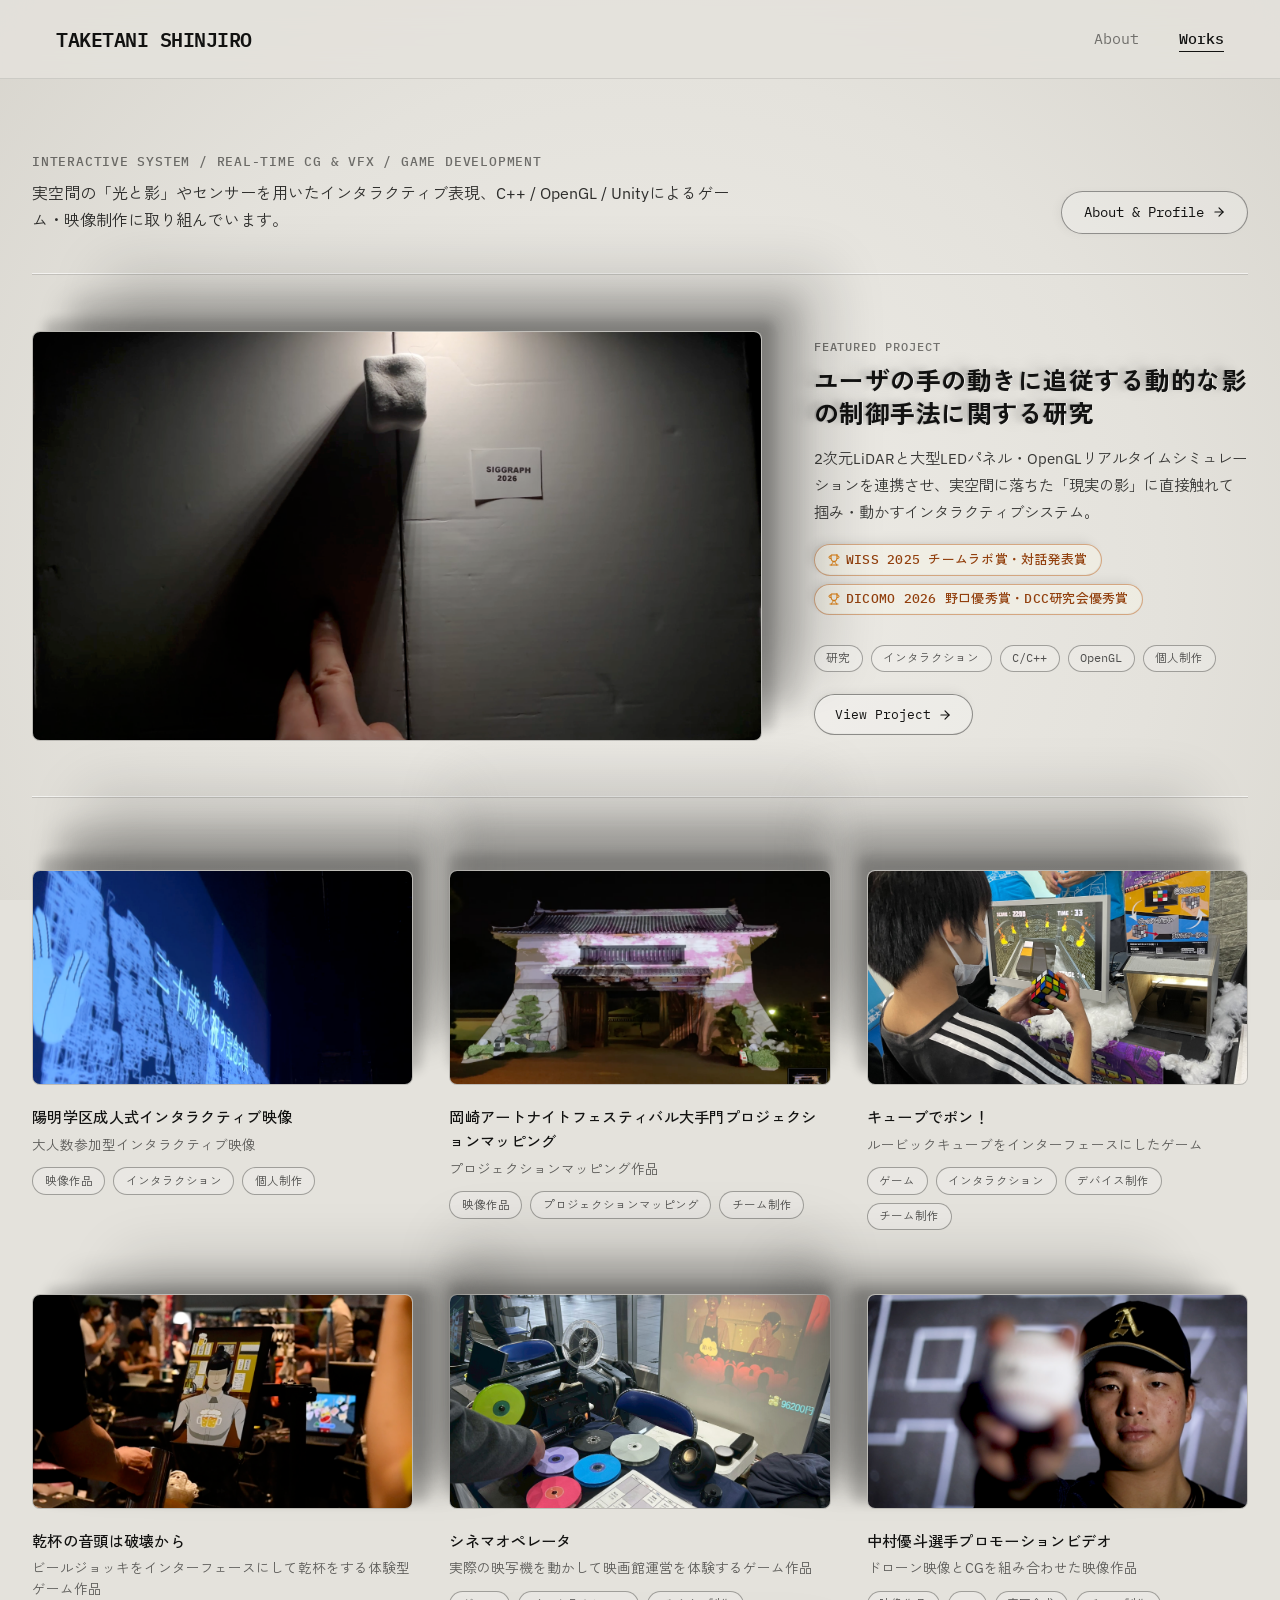
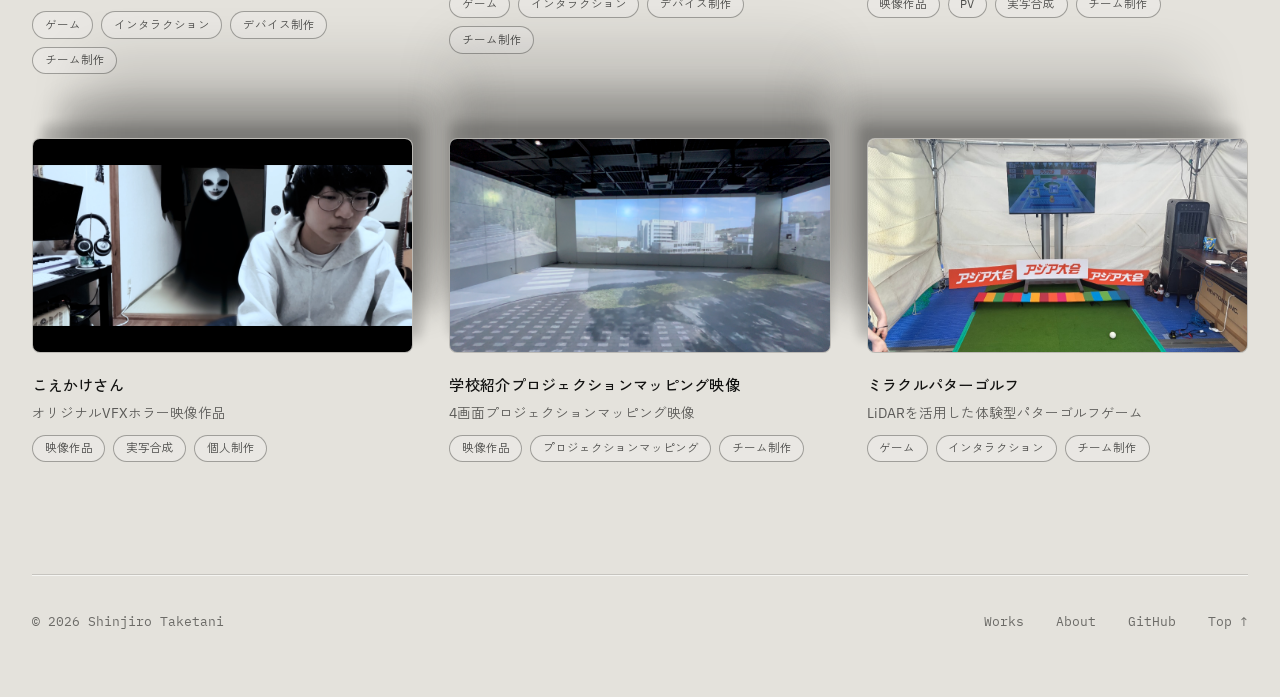
<file: index.html>
<!DOCTYPE html>
<html lang="ja">
<head>
    <meta charset="UTF-8">
    <meta name="viewport" content="width=device-width, initial-scale=1.0">
    <title>Works - Taketani Shinjiro</title>
    <meta name="description" content="Portfolio site of Taketani Shinjiro">
    <link rel="preconnect" href="https://fonts.googleapis.com">
    <link rel="preconnect" href="https://fonts.gstatic.com" crossorigin>
    <link href="https://fonts.googleapis.com/css2?family=IBM+Plex+Mono:wght@400;500&family=IBM+Plex+Sans:wght@300;400;600&family=Zen+Kaku+Gothic+New:wght@400;500;700&display=swap" rel="stylesheet">
    <link rel="stylesheet" href="styles.css?v=3">
</head>
<body>
    <div id="app">
        <div class="container">
            <header class="header">
                <div class="sitename">
                    <a href="index.html">Taketani Shinjiro</a>
                </div>
                <nav>
                    <ul class="nav">
                        <li><a href="about.html">About</a></li>
                        <li><a href="index.html" class="active">Works</a></li>
                    </ul>
                </nav>
            </header>
            
            <main>
                <section class="works-hero">
                    <div class="works-hero-text">
                        <p class="works-hero-role">Interactive System / Real-time CG &amp; VFX / Game Development</p>
                        <p class="works-hero-lead">実空間の「光と影」やセンサーを用いたインタラクティブ表現、C++ / OpenGL / Unityによるゲーム・映像制作に取り組んでいます。</p>
                    </div>
                    <a href="about.html" class="profile-link-btn works-hero-btn">
                        <span>About &amp; Profile</span>
                        <svg width="14" height="14" viewBox="0 0 24 24" fill="none" stroke="currentColor" stroke-width="2" stroke-linecap="round" stroke-linejoin="round" aria-hidden="true">
                            <path d="M5 12h14"/>
                            <path d="m12 5 7 7-7 7"/>
                        </svg>
                    </a>
                </section>

                <ul class="works-grid" id="works-grid">
                    <!-- Portfolio items will be dynamically injected here by app.js -->
                </ul>
            </main>

            <footer class="site-footer">
                <p class="footer-copy">&copy; 2026 Shinjiro Taketani</p>
                <div class="footer-links">
                    <a href="index.html">Works</a>
                    <a href="about.html">About</a>
                    <a href="https://github.com/chiroru-taketani" target="_blank" rel="noopener noreferrer">GitHub</a>
                    <a href="#app">Top &uarr;</a>
                </div>
            </footer>
        </div>
    </div>
    
    <!-- Load data first, then the logic -->
    <script src="data.js?v=4"></script>
    <script src="app.js?v=4"></script>
</body>
</html>
</file>
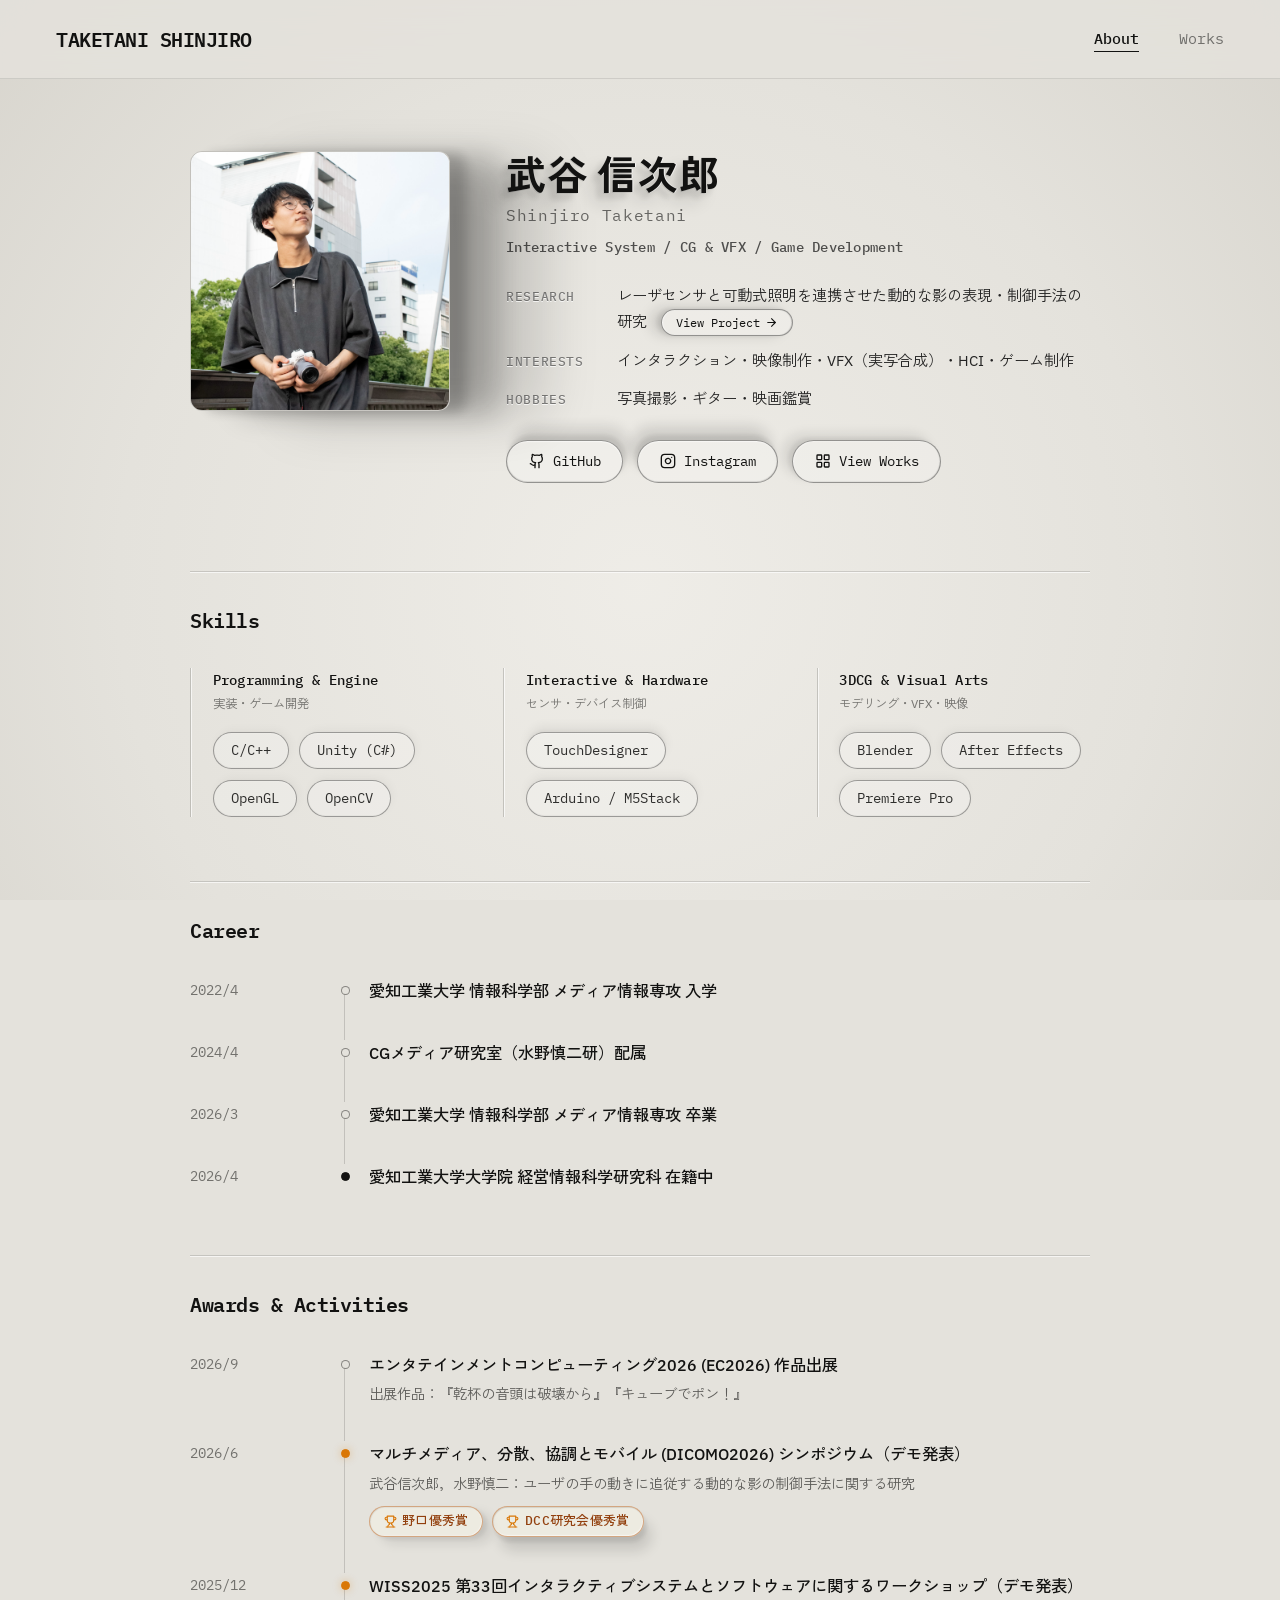
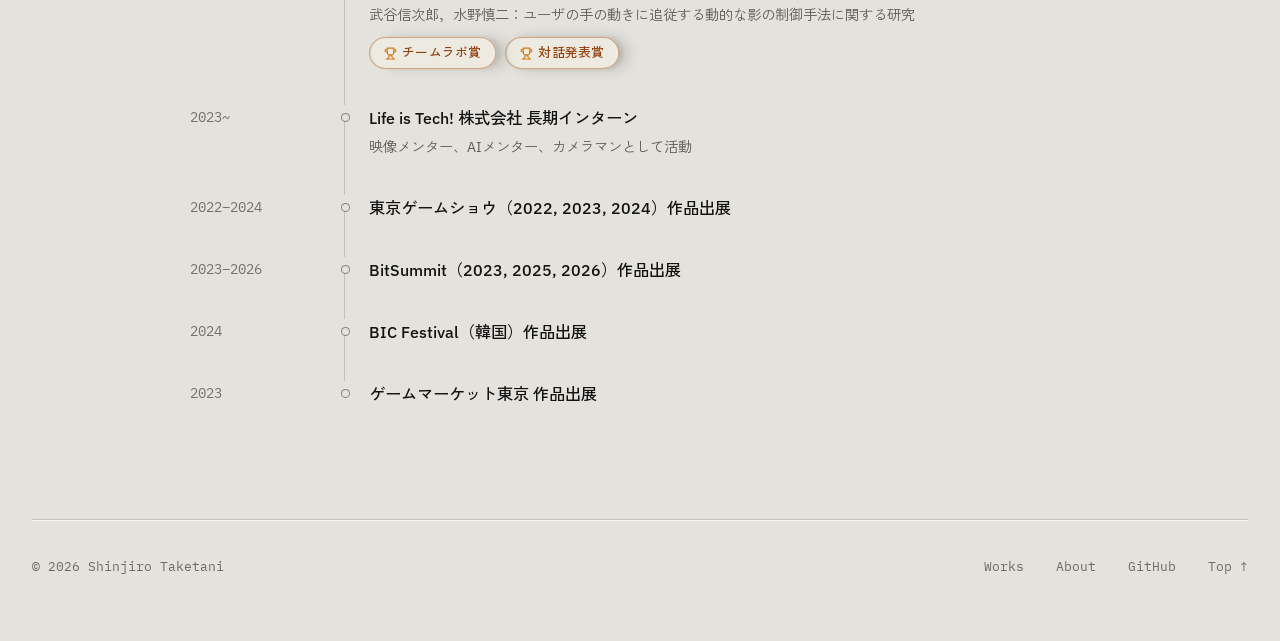
<file: about.html>
<!DOCTYPE html>
<html lang="ja">
<head>
    <meta charset="UTF-8">
    <meta name="viewport" content="width=device-width, initial-scale=1.0">
    <title>About - Taketani Shinjiro</title>
    <meta name="description" content="About Taketani Shinjiro">
    <link rel="preconnect" href="https://fonts.googleapis.com">
    <link rel="preconnect" href="https://fonts.gstatic.com" crossorigin>
    <link href="https://fonts.googleapis.com/css2?family=IBM+Plex+Mono:wght@400;500&family=IBM+Plex+Sans:wght@300;400;600&family=Zen+Kaku+Gothic+New:wght@400;500;700&display=swap" rel="stylesheet">
    <link rel="stylesheet" href="styles.css?v=3">
</head>
<body class="about-page">
    <div id="app">
        <div class="container">
            <header class="header">
                <div class="sitename">
                    <a href="index.html">Taketani Shinjiro</a>
                </div>
                <nav>
                    <ul class="nav">
                        <li><a href="about.html" class="active">About</a></li>
                        <li><a href="index.html">Works</a></li>
                    </ul>
                </nav>
            </header>
            
            <main>
                <div class="about-container">
                    <div class="profile-section">
                        <div class="profile-image">
                            <img src="assets/about/profile.png" alt="武谷 信次郎 Profile Photo" loading="lazy">
                        </div>
                        <div class="profile-info">
                            <div class="profile-header">
                                <h1 class="profile-name">武谷 信次郎</h1>
                                <p class="profile-title">Shinjiro Taketani</p>
                                <p class="profile-role">Interactive System / CG &amp; VFX / Game Development</p>
                            </div>
                            
                            <dl class="profile-meta-list">
                                <div class="profile-meta-item">
                                    <dt>Research</dt>
                                    <dd>
                                        <span>レーザセンサと可動式照明を連携させた動的な影の表現・制御手法の研究</span>
                                        <a href="work.html?id=project-1" class="inline-work-link">
                                            <span>View Project</span>
                                            <svg width="13" height="13" viewBox="0 0 24 24" fill="none" stroke="currentColor" stroke-width="2" stroke-linecap="round" stroke-linejoin="round" aria-hidden="true">
                                                <path d="M5 12h14"/>
                                                <path d="m12 5 7 7-7 7"/>
                                            </svg>
                                        </a>
                                    </dd>
                                </div>
                                <div class="profile-meta-item">
                                    <dt>Interests</dt>
                                    <dd>インタラクション・映像制作・VFX（実写合成）・HCI・ゲーム制作</dd>
                                </div>
                                <div class="profile-meta-item">
                                    <dt>Hobbies</dt>
                                    <dd>写真撮影・ギター・映画鑑賞</dd>
                                </div>
                            </dl>

                            <div class="profile-links">
                                <a href="https://github.com/chiroru-taketani" target="_blank" rel="noopener noreferrer" class="profile-link-btn">
                                    <svg width="16" height="16" viewBox="0 0 24 24" fill="none" stroke="currentColor" stroke-width="2" stroke-linecap="round" stroke-linejoin="round" aria-hidden="true">
                                        <path d="M15 22v-4a4.8 4.8 0 0 0-1-3.5c3 0 6-2 6-5.5.08-1.25-.27-2.48-1-3.5.28-1.15.28-2.35 0-3.5 0 0-1 0-3 1.5-2.64-.5-5.36-.5-8 0C6 2 5 2 5 2c-.3 1.15-.3 2.35 0 3.5A5.403 5.403 0 0 0 4 9c0 3.5 3 5.5 6 5.5-.39.49-.68 1.05-.85 1.65-.17.6-.22 1.23-.15 1.85v4"/>
                                        <path d="M9 18c-4.51 2-5-2-7-2"/>
                                    </svg>
                                    <span>GitHub</span>
                                </a>
                                <a href="https://www.instagram.com/chirorumen.8811/?hl=ja" target="_blank" rel="noopener noreferrer" class="profile-link-btn">
                                    <svg width="16" height="16" viewBox="0 0 24 24" fill="none" stroke="currentColor" stroke-width="2" stroke-linecap="round" stroke-linejoin="round" aria-hidden="true">
                                        <rect width="20" height="20" x="2" y="2" rx="5" ry="5"/>
                                        <path d="M16 11.37A4 4 0 1 1 12.63 8 4 4 0 0 1 16 11.37z"/>
                                        <line x1="17.5" x2="17.51" y1="6.5" y2="6.5"/>
                                    </svg>
                                    <span>Instagram</span>
                                </a>
                                <a href="index.html" class="profile-link-btn">
                                    <svg width="16" height="16" viewBox="0 0 24 24" fill="none" stroke="currentColor" stroke-width="2" stroke-linecap="round" stroke-linejoin="round" aria-hidden="true">
                                        <rect width="7" height="7" x="3" y="3" rx="1"/>
                                        <rect width="7" height="7" x="14" y="3" rx="1"/>
                                        <rect width="7" height="7" x="14" y="14" rx="1"/>
                                        <rect width="7" height="7" x="3" y="14" rx="1"/>
                                    </svg>
                                    <span>View Works</span>
                                </a>
                            </div>
                        </div>
                    </div>
                    
                    <div class="about-details">
                        <div class="detail-block">
                            <h2 class="detail-heading">Skills</h2>
                            <div class="skills-grid">
                                <div class="skill-category">
                                    <div class="skill-category-header">
                                        <h3 class="skill-category-title">Programming &amp; Engine</h3>
                                        <span class="skill-category-sub">実装・ゲーム開発</span>
                                    </div>
                                    <ul class="skill-list">
                                        <li>C/C++</li>
                                        <li>Unity (C#)</li>
                                        <li>OpenGL</li>
                                        <li>OpenCV</li>
                                    </ul>
                                </div>

                                <div class="skill-category">
                                    <div class="skill-category-header">
                                        <h3 class="skill-category-title">Interactive &amp; Hardware</h3>
                                        <span class="skill-category-sub">センサ・デバイス制御</span>
                                    </div>
                                    <ul class="skill-list">
                                        <li>TouchDesigner</li>
                                        <li>Arduino / M5Stack</li>
                                    </ul>
                                </div>

                                <div class="skill-category">
                                    <div class="skill-category-header">
                                        <h3 class="skill-category-title">3DCG &amp; Visual Arts</h3>
                                        <span class="skill-category-sub">モデリング・VFX・映像</span>
                                    </div>
                                    <ul class="skill-list">
                                        <li>Blender</li>
                                        <li>After Effects</li>
                                        <li>Premiere Pro</li>
                                    </ul>
                                </div>
                            </div>
                        </div>
                        
                        <div class="detail-block">
                            <h2 class="detail-heading">Career</h2>
                            <ul class="history-list timeline-list">
                                <li>
                                    <span class="history-year">2022/4</span>
                                    <div class="history-desc">
                                        <p class="history-title">愛知工業大学 情報科学部 メディア情報専攻 入学</p>
                                    </div>
                                </li>
                                <li>
                                    <span class="history-year">2024/4</span>
                                    <div class="history-desc">
                                        <p class="history-title">CGメディア研究室（水野慎二研）配属</p>
                                    </div>
                                </li>
                                <li>
                                    <span class="history-year">2026/3</span>
                                    <div class="history-desc">
                                        <p class="history-title">愛知工業大学 情報科学部 メディア情報専攻 卒業</p>
                                    </div>
                                </li>
                                <li class="is-current">
                                    <span class="history-year">2026/4</span>
                                    <div class="history-desc">
                                        <p class="history-title">愛知工業大学大学院 経営情報科学研究科 在籍中</p>
                                    </div>
                                </li>
                            </ul>
                        </div>
                        
                        <div class="detail-block">
                            <h2 class="detail-heading">Awards &amp; Activities</h2>
                            <ul class="history-list timeline-list">
                                <li>
                                    <span class="history-year">2026/9</span>
                                    <div class="history-desc">
                                        <p class="history-title">エンタテインメントコンピューティング2026 (EC2026) 作品出展</p>
                                        <p class="history-sub">出展作品：『乾杯の音頭は破壊から』『キューブでポン！』</p>
                                    </div>
                                </li>
                                <li class="has-award">
                                    <span class="history-year">2026/6</span>
                                    <div class="history-desc">
                                        <p class="history-title">マルチメディア、分散、協調とモバイル (DICOMO2026) シンポジウム（デモ発表）</p>
                                        <p class="history-sub">武谷信次郎，水野慎二：ユーザの手の動きに追従する動的な影の制御手法に関する研究</p>
                                        <div class="award-badges">
                                            <span class="award-badge">
                                                <svg width="13" height="13" viewBox="0 0 24 24" fill="none" stroke="currentColor" stroke-width="2" stroke-linecap="round" stroke-linejoin="round" aria-hidden="true">
                                                    <path d="M6 9H4.5a2.5 2.5 0 0 1 0-5H6"/>
                                                    <path d="M18 9h1.5a2.5 2.5 0 0 0 0-5H18"/>
                                                    <path d="M4 22h16"/>
                                                    <path d="M10 14.66V17c0 .55-.47.98-.97 1.21C7.85 18.75 7 20.24 7 22"/>
                                                    <path d="M14 14.66V17c0 .55.47.98.97 1.21C16.15 18.75 17 20.24 17 22"/>
                                                    <path d="M18 2H6v7a6 6 0 0 0 12 0V2Z"/>
                                                </svg>
                                                野口優秀賞
                                            </span>
                                            <span class="award-badge">
                                                <svg width="13" height="13" viewBox="0 0 24 24" fill="none" stroke="currentColor" stroke-width="2" stroke-linecap="round" stroke-linejoin="round" aria-hidden="true">
                                                    <path d="M6 9H4.5a2.5 2.5 0 0 1 0-5H6"/>
                                                    <path d="M18 9h1.5a2.5 2.5 0 0 0 0-5H18"/>
                                                    <path d="M4 22h16"/>
                                                    <path d="M10 14.66V17c0 .55-.47.98-.97 1.21C7.85 18.75 7 20.24 7 22"/>
                                                    <path d="M14 14.66V17c0 .55.47.98.97 1.21C16.15 18.75 17 20.24 17 22"/>
                                                    <path d="M18 2H6v7a6 6 0 0 0 12 0V2Z"/>
                                                </svg>
                                                DCC研究会優秀賞
                                            </span>
                                        </div>
                                    </div>
                                </li>
                                <li class="has-award">
                                    <span class="history-year">2025/12</span>
                                    <div class="history-desc">
                                        <p class="history-title">WISS2025 第33回インタラクティブシステムとソフトウェアに関するワークショップ（デモ発表）</p>
                                        <p class="history-sub">武谷信次郎，水野慎二：ユーザの手の動きに追従する動的な影の制御手法に関する研究</p>
                                        <div class="award-badges">
                                            <span class="award-badge">
                                                <svg width="13" height="13" viewBox="0 0 24 24" fill="none" stroke="currentColor" stroke-width="2" stroke-linecap="round" stroke-linejoin="round" aria-hidden="true">
                                                    <path d="M6 9H4.5a2.5 2.5 0 0 1 0-5H6"/>
                                                    <path d="M18 9h1.5a2.5 2.5 0 0 0 0-5H18"/>
                                                    <path d="M4 22h16"/>
                                                    <path d="M10 14.66V17c0 .55-.47.98-.97 1.21C7.85 18.75 7 20.24 7 22"/>
                                                    <path d="M14 14.66V17c0 .55.47.98.97 1.21C16.15 18.75 17 20.24 17 22"/>
                                                    <path d="M18 2H6v7a6 6 0 0 0 12 0V2Z"/>
                                                </svg>
                                                チームラボ賞
                                            </span>
                                            <span class="award-badge">
                                                <svg width="13" height="13" viewBox="0 0 24 24" fill="none" stroke="currentColor" stroke-width="2" stroke-linecap="round" stroke-linejoin="round" aria-hidden="true">
                                                    <path d="M6 9H4.5a2.5 2.5 0 0 1 0-5H6"/>
                                                    <path d="M18 9h1.5a2.5 2.5 0 0 0 0-5H18"/>
                                                    <path d="M4 22h16"/>
                                                    <path d="M10 14.66V17c0 .55-.47.98-.97 1.21C7.85 18.75 7 20.24 7 22"/>
                                                    <path d="M14 14.66V17c0 .55.47.98.97 1.21C16.15 18.75 17 20.24 17 22"/>
                                                    <path d="M18 2H6v7a6 6 0 0 0 12 0V2Z"/>
                                                </svg>
                                                対話発表賞
                                            </span>
                                        </div>
                                    </div>
                                </li>
                                <li>
                                    <span class="history-year">2023~</span>
                                    <div class="history-desc">
                                        <p class="history-title">Life is Tech! 株式会社 長期インターン</p>
                                        <p class="history-sub">映像メンター、AIメンター、カメラマンとして活動</p>
                                    </div>
                                </li>
                                <li>
                                    <span class="history-year">2022–2024</span>
                                    <div class="history-desc">
                                        <p class="history-title">東京ゲームショウ（2022, 2023, 2024）作品出展</p>
                                    </div>
                                </li>
                                <li>
                                    <span class="history-year">2023–2026</span>
                                    <div class="history-desc">
                                        <p class="history-title">BitSummit（2023, 2025, 2026）作品出展</p>
                                    </div>
                                </li>
                                <li>
                                    <span class="history-year">2024</span>
                                    <div class="history-desc">
                                        <p class="history-title">BIC Festival（韓国）作品出展</p>
                                    </div>
                                </li>
                                <li>
                                    <span class="history-year">2023</span>
                                    <div class="history-desc">
                                        <p class="history-title">ゲームマーケット東京 作品出展</p>
                                    </div>
                                </li>
                            </ul>
                        </div>
                    </div>
                </div>
            </main>

            <footer class="site-footer">
                <p class="footer-copy">&copy; 2026 Shinjiro Taketani</p>
                <div class="footer-links">
                    <a href="index.html">Works</a>
                    <a href="about.html">About</a>
                    <a href="https://github.com/chiroru-taketani" target="_blank" rel="noopener noreferrer">GitHub</a>
                    <a href="#app">Top &uarr;</a>
                </div>
            </footer>
        </div>
    </div>
    <script src="app.js?v=4"></script>
</body>
</html>
</file>
<file: styles.css>
/* styles.css */
:root {
    --bg-color: #e4e2dc;
    --text-color: #121211;
    --hover-overlay: rgba(18, 18, 17, 0.07);
    --transition-speed: 0.4s;
    --light-x: 50%;
    --light-y: 30%;
}

* {
    box-sizing: border-box;
    margin: 0;
    padding: 0;
}

body {
    background-color: var(--bg-color);
    background-image: radial-gradient(
        950px circle at var(--light-x) var(--light-y),
        rgba(242, 240, 235, 0.75),
        rgba(228, 226, 220, 0.45) 55%,
        rgba(210, 207, 199, 0.85) 100%
    );
    background-attachment: fixed;
    color: var(--text-color);
    font-family: 'IBM Plex Sans', 'Zen Kaku Gothic New', sans-serif;
    line-height: 1.6;
    overflow-x: clip;
    -webkit-font-smoothing: antialiased;
    -moz-osx-font-smoothing: grayscale;
}

a {
    color: inherit;
    text-decoration: none;
}

.container {
    max-width: 1400px;
    margin: 0 auto;
    padding: 0 2rem 4rem;
}

/* Header */
.header {
    position: sticky;
    top: 0;
    z-index: 100;
    display: flex;
    justify-content: space-between;
    align-items: center;
    width: 100vw;
    margin-left: calc(50% - 50vw);
    padding: 1.45rem max(3.5rem, calc((100vw - 1400px) / 2 + 2.5rem));
    margin-bottom: 4.5rem;
    background-color: rgba(228, 226, 220, 0.85);
    backdrop-filter: blur(14px);
    -webkit-backdrop-filter: blur(14px);
    border-bottom: 1px solid rgba(18, 18, 17, 0.1);
}

.sitename {
    font-family: 'IBM Plex Mono', monospace;
    font-size: 1.25rem;
    font-weight: 600;
    letter-spacing: -0.5px;
    text-transform: uppercase;
}

.sitename a {
    transition: opacity var(--transition-speed);
}

.sitename a:hover {
    opacity: 0.7;
}

.nav {
    display: flex;
    list-style: none;
    gap: 2.5rem;
}

.nav a {
    position: relative;
    font-family: 'IBM Plex Mono', monospace;
    font-size: 0.92rem;
    font-weight: 400;
    padding-bottom: 0.25rem;
    transition: color var(--transition-speed), opacity var(--transition-speed);
    opacity: 0.55;
}

.nav a::after {
    content: '';
    position: absolute;
    left: 0;
    bottom: 0;
    width: 100%;
    height: 1px;
    background-color: var(--text-color);
    transform: scaleX(0);
    transform-origin: right;
    transition: transform 0.35s cubic-bezier(0.16, 1, 0.3, 1);
}

.nav a:hover {
    opacity: 1;
}

.nav a:hover::after,
.nav a.active::after {
    transform: scaleX(1);
    transform-origin: left;
}

.nav a.active {
    font-weight: 500;
    opacity: 1;
}

/* Works Grid */
.works-grid {
    display: grid;
    grid-template-columns: repeat(auto-fill, minmax(380px, 1fr));
    gap: 4rem 2.25rem;
    list-style: none;
}

.work-item {
    opacity: 0;
    transform: translateY(20px);
    animation: fadeInUp 0.8s cubic-bezier(0.16, 1, 0.3, 1) forwards;
}

/* Staggered animation delays for grid items */
.work-item:nth-child(1) { animation-delay: 0.1s; }
.work-item:nth-child(2) { animation-delay: 0.2s; }
.work-item:nth-child(3) { animation-delay: 0.3s; }
.work-item:nth-child(4) { animation-delay: 0.4s; }
.work-item:nth-child(5) { animation-delay: 0.5s; }
.work-item:nth-child(6) { animation-delay: 0.6s; }
.work-item:nth-child(7) { animation-delay: 0.7s; }
.work-item:nth-child(8) { animation-delay: 0.8s; }
.work-item:nth-child(9) { animation-delay: 0.9s; }

@keyframes fadeInUp {
    to {
        opacity: 1;
        transform: translateY(0);
    }
}

.work-item a {
    display: block;
    cursor: pointer;
}

.thumbnail-wrapper {
    position: relative;
    overflow: hidden;
    border-radius: 8px;
    aspect-ratio: 16 / 9;
    background-color: var(--hover-overlay); /* placeholder color */
    margin-bottom: 1.25rem;
    border: 1px solid rgba(20, 20, 19, 0.12);
    box-shadow: 0 10px 28px rgba(15, 15, 15, 0.18);
    will-change: box-shadow;
}

.work-item:hover .thumbnail-wrapper {
    border-color: rgba(20, 20, 19, 0.22);
}

.thumbnail-wrapper img {
    width: 100%;
    height: 100%;
    object-fit: cover;
    transition: transform 0.8s cubic-bezier(0.25, 1, 0.5, 1);
    display: block;
}

.work-item:hover .thumbnail-wrapper img {
    transform: scale(1.03);
}

/* Micro-interaction overlay */
.thumbnail-wrapper::after {
    content: '';
    position: absolute;
    top: 0;
    left: 0;
    right: 0;
    bottom: 0;
    background: var(--hover-overlay);
    opacity: 0;
    transition: opacity var(--transition-speed);
    pointer-events: none;
}

.work-item:hover .thumbnail-wrapper::after {
    opacity: 1;
}

.work-title {
    font-size: 0.95rem;
    font-weight: 500;
    letter-spacing: 0.02em;
    color: var(--text-color);
    transition: color var(--transition-speed), opacity var(--transition-speed);
}

.work-short-desc {
    font-size: 0.85rem;
    opacity: 0.65;
    margin-top: 0.35rem;
    line-height: 1.5;
    transition: opacity var(--transition-speed);
}

.work-item:hover .work-title,
.work-item:hover .work-short-desc {
    opacity: 0.9;
}

/* --- Works Hero Intro --- */
.works-hero {
    display: flex;
    justify-content: space-between;
    align-items: flex-end;
    gap: 2rem;
    padding-bottom: 2.5rem;
    margin-bottom: 3.5rem;
    border-bottom: 1px solid rgba(20, 20, 19, 0.14);
    box-shadow: inset 0 -1px 0 rgba(255, 255, 255, 0.65);
}

.works-hero-text {
    max-width: 720px;
}

.works-hero-role {
    font-family: 'IBM Plex Mono', monospace;
    font-size: 0.82rem;
    font-weight: 500;
    letter-spacing: 0.06em;
    text-transform: uppercase;
    color: rgba(20, 20, 19, 0.58);
    margin-bottom: 0.45rem;
}

.works-hero-lead {
    font-size: 1rem;
    line-height: 1.7;
    color: rgba(20, 20, 19, 0.88);
}

.works-hero-btn {
    flex-shrink: 0;
}

.work-item.work-item-featured {
    grid-column: 1 / -1;
    padding-bottom: 3.5rem;
    margin-bottom: 0.5rem;
    border-bottom: 1px solid rgba(20, 20, 19, 0.14);
    box-shadow: inset 0 -1px 0 rgba(255, 255, 255, 0.65);
}

.work-item.work-item-featured a {
    display: flex;
    flex-direction: row;
    gap: 3.25rem;
    align-items: center;
}

.work-item.work-item-featured .thumbnail-wrapper {
    flex: 0 0 60%;
    margin-bottom: 0;
}

.work-item.work-item-featured .work-info {
    flex: 1;
    display: flex;
    flex-direction: column;
    justify-content: center;
}

.featured-label {
    font-family: 'IBM Plex Mono', monospace;
    font-size: 0.75rem;
    font-weight: 500;
    letter-spacing: 0.08em;
    text-transform: uppercase;
    color: rgba(20, 20, 19, 0.55);
    margin-bottom: 0.5rem;
}

.work-item.work-item-featured .work-title {
    font-size: 1.55rem;
    font-weight: 700;
    line-height: 1.35;
    margin-bottom: 0.85rem;
}

.work-item.work-item-featured .work-short-desc {
    font-size: 0.96rem;
    line-height: 1.75;
    opacity: 0.82;
    margin-top: 0;
    margin-bottom: 1.15rem;
}

.featured-awards {
    display: flex;
    flex-wrap: wrap;
    gap: 0.5rem;
    margin-bottom: 1.1rem;
}

.featured-cta-wrap {
    margin-top: 1.35rem;
}

.featured-cta-btn {
    display: inline-flex;
    align-items: center;
    gap: 0.45rem;
    font-family: 'IBM Plex Mono', monospace;
    font-size: 0.84rem;
    padding: 0.55rem 1.25rem;
    border-radius: 30px;
    background-color: rgba(255, 255, 255, 0.24);
    border: 1px solid rgba(20, 20, 19, 0.45);
    color: var(--text-color);
    transition: background-color 0.3s cubic-bezier(0.16, 1, 0.3, 1),
                color 0.3s cubic-bezier(0.16, 1, 0.3, 1),
                border-color 0.3s cubic-bezier(0.16, 1, 0.3, 1),
                transform 0.25s cubic-bezier(0.16, 1, 0.3, 1);
    will-change: box-shadow, transform;
}

.featured-cta-btn svg {
    transition: transform 0.3s cubic-bezier(0.16, 1, 0.3, 1);
}

.work-item.work-item-featured:hover .featured-cta-btn {
    background-color: var(--text-color);
    border-color: var(--text-color);
    color: var(--bg-color);
    transform: translateY(-2px);
}

.work-item.work-item-featured:hover .featured-cta-btn svg {
    transform: translateX(3px);
}

/* Responsive adjustments */
@media (max-width: 1024px) {
    .works-grid {
        grid-template-columns: repeat(auto-fill, minmax(300px, 1fr));
        gap: 3rem 1.5rem;
    }

    .work-item.work-item-featured a {
        flex-direction: column;
        align-items: flex-start;
        gap: 1.75rem;
    }

    .work-item.work-item-featured .thumbnail-wrapper {
        flex: none;
        width: 100%;
    }
}

@media (max-width: 768px) {
    .container {
        padding: 0 1.25rem 3rem;
    }
    
    .header {
        flex-direction: row;
        justify-content: space-between;
        align-items: center;
        padding: 1.15rem 1.5rem;
        margin-bottom: 2.5rem;
    }

    .sitename {
        font-size: 1.05rem;
    }

    .nav {
        gap: 1.5rem;
    }

    .works-hero {
        flex-direction: column;
        align-items: flex-start;
        gap: 1.25rem;
        padding-bottom: 2rem;
        margin-bottom: 2.5rem;
    }
    
    .works-grid {
        grid-template-columns: repeat(auto-fill, minmax(280px, 1fr));
        gap: 2.5rem 1rem;
    }
}

/* --- Work Detail Page --- */
.work-detail {
    max-width: 980px;
    margin: 0 auto;
    animation: fadeInUp 0.8s cubic-bezier(0.16, 1, 0.3, 1) forwards;
}

.detail-header {
    margin-bottom: 2.5rem;
    text-align: left;
}

.detail-meta {
    font-family: 'IBM Plex Mono', monospace;
    font-size: 0.88rem;
    color: rgba(20, 20, 19, 0.58);
    display: flex;
    justify-content: flex-start;
    gap: 0.5rem;
    margin-bottom: 0.65rem;
    letter-spacing: 0.03em;
}

.detail-title {
    font-size: 2.35rem;
    font-weight: 700;
    line-height: 1.3;
    margin-bottom: 1.1rem;
    letter-spacing: -0.01em;
}

.detail-key-visual {
    width: 100%;
    aspect-ratio: 16 / 9;
    margin-bottom: 3.5rem;
    border-radius: 12px;
}

.detail-content {
    display: block;
    max-width: 980px;
    margin: 0 auto;
    font-size: 1.05rem;
    line-height: 1.85;
    text-align: justify;
    color: rgba(20, 20, 19, 0.92);
}

.detail-summary-section {
    margin-bottom: 4rem;
}

.detail-summary-grid {
    display: grid;
    grid-template-columns: 1.45fr 1fr;
    gap: 3rem;
    align-items: start;
    margin-bottom: 2.5rem;
    padding-bottom: 2.5rem;
    border-bottom: 1px solid rgba(20, 20, 19, 0.14);
    box-shadow: inset 0 -1px 0 rgba(255, 255, 255, 0.65);
}

.summary-catchphrase {
    font-size: 1.2rem;
    font-weight: 600;
    line-height: 1.5;
    margin-bottom: 1rem;
}

.summary-specs {
    display: flex;
    flex-direction: column;
    gap: 2rem;
    border-left: 1px solid rgba(20, 20, 19, 0.18);
    box-shadow: inset 1px 0 0 rgba(255, 255, 255, 0.65);
    padding-left: 2rem;
}

.spec-block .spec-heading {
    font-family: 'IBM Plex Mono', monospace;
    font-size: 0.88rem;
    font-weight: 600;
    text-transform: uppercase;
    letter-spacing: 0.04em;
    color: rgba(20, 20, 19, 0.62);
    border-bottom: none;
    padding-bottom: 0;
    margin-bottom: 0.85rem;
}

.spec-list {
    display: flex;
    flex-direction: column;
    gap: 0.7rem;
}

.spec-item dt {
    font-family: 'IBM Plex Mono', monospace;
    font-size: 0.78rem;
    color: rgba(20, 20, 19, 0.55);
    margin-bottom: 0.1rem;
}

.spec-item dd {
    font-size: 0.94rem;
    font-weight: 500;
    line-height: 1.5;
    color: var(--text-color);
}

.spec-achievements {
    margin-bottom: 0 !important;
}

.spec-achievements li {
    font-size: 0.92rem;
    line-height: 1.55 !important;
    margin-bottom: 0.55rem !important;
}

.detail-image-inline {
    width: 100%;
    margin: 3.5rem 0;
    border-radius: 8px;
    overflow: hidden;
    box-shadow: 0 4px 30px rgba(0,0,0,0.1);
}

.detail-image-inline img {
    width: 100%;
    height: auto;
    display: block;
}

.back-link {
    margin-top: 6rem;
    text-align: center;
}

.back-link a {
    font-family: 'IBM Plex Mono', monospace;
    font-size: 1rem;
    padding: 0.85rem 2rem;
    background-color: rgba(255, 255, 255, 0.22);
    border: 1px solid rgba(20, 20, 19, 0.45);
    border-radius: 30px;
    transition: all var(--transition-speed);
}

.back-link a:hover {
    background-color: var(--text-color);
    color: var(--bg-color);
}

@media (max-width: 768px) {
    .detail-title {
        font-size: 1.75rem;
    }
    .detail-header {
        margin-bottom: 1.75rem;
    }
    .detail-key-visual {
        margin-bottom: 2.5rem;
    }
    .detail-summary-grid {
        grid-template-columns: 1fr;
        gap: 2rem;
    }
    .summary-specs {
        border-left: none;
        box-shadow: inset 0 1px 0 rgba(255, 255, 255, 0.65);
        border-top: 1px solid rgba(20, 20, 19, 0.14);
        padding-left: 0;
        padding-top: 1.75rem;
    }
}

/* --- About Page --- */
.about-container {
    max-width: 900px;
    margin: 0 auto;
    animation: fadeInUp 0.8s cubic-bezier(0.16, 1, 0.3, 1) forwards;
}

.profile-section {
    display: flex;
    gap: 3.5rem;
    margin-bottom: 5.5rem;
    align-items: flex-start;
}

.profile-image {
    flex: 0 0 260px;
    border-radius: 12px;
    overflow: hidden;
    border: 1px solid rgba(20, 20, 19, 0.14);
    box-shadow: 0 14px 36px rgba(15, 15, 15, 0.22);
    will-change: box-shadow;
}

.profile-image img {
    width: 100%;
    height: auto;
    display: block;
    aspect-ratio: 1 / 1;
    object-fit: cover;
}

.profile-info {
    flex: 1;
    min-width: 0;
}

.profile-header {
    margin-bottom: 1.5rem;
}

.profile-name {
    font-size: 2.5rem;
    font-weight: 700;
    margin-bottom: 0.25rem;
    letter-spacing: 0.02em;
    line-height: 1.2;
    will-change: text-shadow;
}

.profile-title {
    font-family: 'IBM Plex Mono', monospace;
    font-size: 1rem;
    opacity: 0.6;
    margin-bottom: 0.5rem;
    letter-spacing: 0.04em;
}

.profile-role {
    font-family: 'IBM Plex Mono', monospace;
    font-size: 0.85rem;
    font-weight: 500;
    color: rgba(20, 20, 19, 0.72);
    letter-spacing: 0.02em;
}

.profile-meta-list {
    display: flex;
    flex-direction: column;
    gap: 0.75rem;
    margin-bottom: 1.75rem;
}

.profile-meta-item {
    display: grid;
    grid-template-columns: 95px 1fr;
    gap: 1rem;
    align-items: baseline;
    font-size: 0.95rem;
    line-height: 1.7;
}

.profile-meta-item dt {
    font-family: 'IBM Plex Mono', monospace;
    font-size: 0.8rem;
    font-weight: 500;
    text-transform: uppercase;
    letter-spacing: 0.05em;
    color: rgba(20, 20, 19, 0.52);
    text-shadow: 0 1px 0 rgba(255, 255, 255, 0.7);
}

.profile-meta-item dd {
    color: rgba(20, 20, 19, 0.92);
}

.inline-work-link {
    display: inline-flex;
    align-items: center;
    gap: 0.35rem;
    font-family: 'IBM Plex Mono', monospace;
    font-size: 0.78rem;
    line-height: 1;
    margin-left: 0.6rem;
    padding: 0.38rem 0.85rem;
    border-radius: 30px;
    background-color: rgba(255, 255, 255, 0.22);
    border: 1px solid rgba(20, 20, 19, 0.42);
    color: var(--text-color);
    transition: background-color 0.3s cubic-bezier(0.16, 1, 0.3, 1),
                color 0.3s cubic-bezier(0.16, 1, 0.3, 1),
                border-color 0.3s cubic-bezier(0.16, 1, 0.3, 1),
                transform 0.25s cubic-bezier(0.16, 1, 0.3, 1);
    white-space: nowrap;
    vertical-align: middle;
    will-change: box-shadow, transform;
}

.inline-work-link svg {
    transition: transform 0.3s cubic-bezier(0.16, 1, 0.3, 1);
}

.inline-work-link:hover {
    background-color: var(--text-color);
    border-color: var(--text-color);
    color: var(--bg-color);
    transform: translateY(-2px);
}

.inline-work-link:hover svg {
    transform: translateX(3px);
}

.profile-links {
    display: flex;
    flex-wrap: wrap;
    gap: 0.85rem;
}

.profile-link-btn {
    display: inline-flex;
    align-items: center;
    gap: 0.5rem;
    font-family: 'IBM Plex Mono', monospace;
    font-size: 0.85rem;
    padding: 0.6rem 1.35rem;
    border-radius: 30px;
    background-color: rgba(255, 255, 255, 0.22);
    border: 1px solid rgba(20, 20, 19, 0.42);
    color: var(--text-color);
    cursor: pointer;
    transition: background-color 0.3s cubic-bezier(0.16, 1, 0.3, 1),
                color 0.3s cubic-bezier(0.16, 1, 0.3, 1),
                border-color 0.3s cubic-bezier(0.16, 1, 0.3, 1),
                transform 0.25s cubic-bezier(0.16, 1, 0.3, 1);
    will-change: box-shadow, transform;
}

.profile-link-btn:hover {
    background-color: var(--text-color);
    border-color: var(--text-color);
    color: var(--bg-color);
    transform: translateY(-2px);
}

.profile-link-btn:active {
    transform: scale(0.98);
}

.about-details {
    display: grid;
    grid-template-columns: 1fr;
    gap: 4rem;
}

.detail-block {
    border-top: 1px solid rgba(20, 20, 19, 0.14);
    box-shadow: inset 0 1px 0 rgba(255, 255, 255, 0.65);
    padding-top: 2rem;
}

.detail-heading {
    font-family: 'IBM Plex Mono', monospace;
    font-size: 1.25rem;
    font-weight: 600;
    margin-bottom: 2rem;
    letter-spacing: -0.5px;
    will-change: text-shadow;
}

.skills-grid {
    display: grid;
    grid-template-columns: repeat(3, 1fr);
    gap: 2.5rem;
}

.skill-category {
    display: flex;
    flex-direction: column;
    gap: 1.15rem;
    border-left: 1px solid rgba(20, 20, 19, 0.18);
    box-shadow: inset 1px 0 0 rgba(255, 255, 255, 0.65);
    padding-left: 1.35rem;
}

.skill-category-header {
    display: flex;
    flex-direction: column;
    gap: 0.2rem;
}

.skill-category-title {
    font-family: 'IBM Plex Mono', monospace;
    font-size: 0.9rem;
    font-weight: 500;
    color: var(--text-color);
    letter-spacing: 0.02em;
    will-change: text-shadow;
}

.skill-category-sub {
    font-size: 0.78rem;
    color: rgba(20, 20, 19, 0.55);
}

.skill-list {
    display: flex;
    flex-wrap: wrap;
    gap: 0.65rem;
    list-style: none;
}

.skill-list li {
    font-family: 'IBM Plex Mono', monospace;
    padding: 0.42rem 1.05rem;
    background-color: rgba(255, 255, 255, 0.22);
    border: 1px solid rgba(20, 20, 19, 0.38);
    border-radius: 30px;
    font-size: 0.85rem;
    color: rgba(20, 20, 19, 0.88);
    transition: border-color 0.25s ease, color 0.25s ease, background-color 0.25s ease, transform 0.25s ease;
    will-change: box-shadow, transform;
}

.skill-list li:hover {
    border-color: var(--text-color);
    background-color: var(--text-color);
    color: var(--bg-color);
    transform: translateY(-2px);
}

.history-list {
    list-style: none;
    display: flex;
    flex-direction: column;
}

.timeline-list li {
    display: flex;
    gap: 2.25rem;
    align-items: flex-start;
    position: relative;
    padding-bottom: 2.25rem;
}

.timeline-list li:last-child {
    padding-bottom: 0;
}

.history-year {
    font-family: 'IBM Plex Mono', monospace;
    flex: 0 0 115px;
    font-size: 0.9rem;
    line-height: 1.65;
    color: rgba(20, 20, 19, 0.55);
}

.timeline-list .history-desc {
    flex: 1;
    position: relative;
    padding-left: 1.75rem;
}

/* タイムラインの縦ライン */
.timeline-list li:not(:last-child) .history-desc::after {
    content: '';
    position: absolute;
    left: 3px;
    top: 0.85rem;
    bottom: -2.25rem;
    width: 1px;
    background-color: rgba(20, 20, 19, 0.16);
}

/* タイムラインのドット（ノード） */
.timeline-list .history-desc::before {
    content: '';
    position: absolute;
    left: 0;
    top: 0.5rem;
    width: 7px;
    height: 7px;
    border-radius: 50%;
    background-color: var(--bg-color);
    border: 1.5px solid rgba(20, 20, 19, 0.45);
    z-index: 1;
    transition: border-color 0.25s ease, background-color 0.25s ease;
}

.timeline-list li.is-current .history-desc::before {
    background-color: var(--text-color);
    border-color: var(--text-color);
}

.timeline-list li.has-award .history-desc::before {
    background-color: #d97706;
    border-color: #d97706;
    box-shadow: 0 0 8px rgba(217, 119, 6, 0.35);
}

.history-title {
    font-size: 1.02rem;
    font-weight: 500;
    line-height: 1.6;
    color: var(--text-color);
}

.history-sub {
    font-size: 0.9rem;
    line-height: 1.65;
    color: rgba(20, 20, 19, 0.65);
    margin-top: 0.25rem;
}

.award-badges {
    display: flex;
    flex-wrap: wrap;
    gap: 0.55rem;
    margin-top: 0.65rem;
}

.award-badge {
    display: inline-flex;
    align-items: center;
    gap: 0.35rem;
    font-family: 'IBM Plex Mono', 'Zen Kaku Gothic New', sans-serif;
    font-size: 0.8rem;
    font-weight: 500;
    padding: 0.28rem 0.85rem;
    border-radius: 30px;
    border: 1px solid rgba(180, 83, 9, 0.45);
    color: #92400e;
    background-color: rgba(255, 251, 235, 0.35);
    letter-spacing: 0.02em;
    will-change: box-shadow;
}

.award-badge svg {
    color: #d97706;
    flex-shrink: 0;
}

@media (max-width: 768px) {
    .profile-section {
        flex-direction: column;
        gap: 2rem;
        align-items: center;
        text-align: center;
    }
    
    .profile-image {
        flex: 0 0 200px;
        width: 200px;
        margin: 0 auto;
    }

    .profile-meta-list {
        text-align: left;
        width: 100%;
    }

    .profile-meta-item {
        grid-template-columns: 1fr;
        gap: 0.2rem;
    }

    .profile-links {
        justify-content: center;
    }

    .skills-grid {
        grid-template-columns: 1fr;
        gap: 2rem;
    }
    
    .timeline-list li {
        flex-direction: column;
        gap: 0.3rem;
        padding-left: 1.5rem;
        padding-bottom: 1.75rem;
    }

    .timeline-list li:not(:last-child)::after {
        content: '';
        position: absolute;
        left: 3px;
        top: 0.65rem;
        bottom: -0.65rem;
        width: 1px;
        background-color: rgba(20, 20, 19, 0.16);
    }

    .timeline-list li::before {
        content: '';
        position: absolute;
        left: 0;
        top: 0.45rem;
        width: 7px;
        height: 7px;
        border-radius: 50%;
        background-color: var(--bg-color);
        border: 1.5px solid rgba(20, 20, 19, 0.45);
        z-index: 1;
    }

    .timeline-list li.is-current::before {
        background-color: var(--text-color);
        border-color: var(--text-color);
    }

    .timeline-list li.has-award::before {
        background-color: #d97706;
        border-color: #d97706;
        box-shadow: 0 0 8px rgba(217, 119, 6, 0.35);
    }

    .timeline-list .history-desc {
        padding-left: 0;
    }

    .timeline-list .history-desc::before,
    .timeline-list li:not(:last-child) .history-desc::after {
        display: none;
    }
    
    .history-year {
        flex: auto;
        font-size: 0.82rem;
    }
}

/* --- Work Detail Sections --- */
.work-section {
    margin-bottom: 3.5rem;
}

.work-section h2 {
    font-size: 1.3rem;
    font-weight: 600;
    margin-bottom: 1.5rem;
    padding-bottom: 0.5rem;
    border-bottom: 1px solid rgba(20, 20, 19, 0.12);
    letter-spacing: -0.5px;
    color: var(--text-color);
}

.work-section h3 {
    font-size: 1.15rem;
    font-weight: 600;
    margin-bottom: 1rem;
    color: var(--text-color);
    line-height: 1.5;
}

.work-section p {
    margin-bottom: 1.2rem;
    line-height: 1.8;
}

.work-section ul {
    list-style-type: none;
    margin-bottom: 1.5rem;
}

.work-section ul li {
    position: relative;
    padding-left: 1.25rem;
    margin-bottom: 0.75rem;
    line-height: 1.6;
}

.work-section ul li::before {
    content: "•";
    position: absolute;
    left: 0;
    color: var(--text-color);
    opacity: 0.5;
}

.work-section strong {
    font-weight: 700;
    color: #000000;
}

.work-section a {
    text-decoration: underline;
    text-underline-offset: 4px;
    transition: opacity var(--transition-speed);
}

.work-section a:hover {
    opacity: 0.7;
}

.demo-media, .arch-image {
    margin: 1.5rem 0 2rem;
    border-radius: 8px;
    overflow: hidden;
    box-shadow: 0 10px 28px rgba(15, 15, 15, 0.16);
    will-change: box-shadow;
}

.demo-media img, .arch-image img {
    width: 100%;
    height: auto;
    display: block;
}

.challenge-item {
    background-color: var(--hover-overlay);
    padding: 1.5rem;
    border-radius: 8px;
    margin-bottom: 1.2rem;
}

.challenge-item h4 {
    font-size: 1.05rem;
    font-weight: 600;
    margin-bottom: 0.75rem;
    color: var(--text-color);
}

.challenge-item p {
    margin-bottom: 0;
}

/* --- Photo Gallery --- */
.photo-gallery {
    display: grid;
    grid-template-columns: repeat(2, 1fr);
    gap: 2rem;
    margin: 2rem 0;
}

.gallery-item {
    border-radius: 8px;
    overflow: hidden;
    box-shadow: 0 10px 28px rgba(15, 15, 15, 0.16);
    aspect-ratio: 16 / 9;
    will-change: box-shadow;
}

.gallery-item img {
    width: 100%;
    height: 100%;
    object-fit: cover;
    display: block;
    transition: transform 0.4s ease;
}

.gallery-item:hover img {
    transform: scale(1.05);
}

@media (max-width: 1024px) {
    .photo-gallery {
        grid-template-columns: repeat(2, 1fr);
        gap: 1rem;
    }
}

@media (max-width: 480px) {
    .photo-gallery {
        grid-template-columns: 1fr;
    }
}

/* --- Video Embed --- */
.video-embed {
    margin: 2rem 0;
}

.iframe-container {
    position: relative;
    width: 100%;
    padding-bottom: 56.25%; /* 16:9 aspect ratio */
    height: 0;
    border-radius: 8px;
    overflow: hidden;
    box-shadow: 0 10px 28px rgba(15, 15, 15, 0.18);
    will-change: box-shadow;
}

.iframe-container iframe {
    position: absolute;
    top: 0;
    left: 0;
    width: 100%;
    height: 100%;
    border: none;
}

/* --- Code Block Styling --- */
.code-block-wrapper {
    margin: 2.5rem 0;
    background-color: #1e1e1e; /* ダーク背景 */
    border-radius: 8px;
    overflow: hidden;
    box-shadow: 0 4px 20px rgba(0, 0, 0, 0.15);
    border: 1px solid rgba(255, 255, 255, 0.05);
}

.code-block-header {
    display: flex;
    justify-content: space-between;
    align-items: center;
    padding: 0.6rem 1.2rem;
    background-color: #181818;
    border-bottom: 1px solid rgba(255, 255, 255, 0.05);
}

.code-filename {
    font-family: 'IBM Plex Mono', monospace;
    font-size: 0.8rem;
    color: #888888;
    letter-spacing: 0.5px;
}

.copy-code-btn {
    font-family: 'IBM Plex Mono', monospace;
    font-size: 0.75rem;
    color: #aaaaaa;
    background: transparent;
    border: 1px solid rgba(255, 255, 255, 0.15);
    padding: 0.25rem 0.6rem;
    border-radius: 4px;
    cursor: pointer;
    transition: all 0.2s ease;
}

.copy-code-btn:hover {
    color: #ffffff;
    background-color: rgba(255, 255, 255, 0.05);
    border-color: rgba(255, 255, 255, 0.3);
}

.copy-code-btn.copied {
    color: #10b981; /* 緑色 */
    background-color: rgba(16, 185, 129, 0.1);
    border-color: #10b981;
}

.code-block-wrapper pre[class*="language-"] {
    margin: 0;
    padding: 1.2rem;
    background: transparent !important; /* wrapperの背景を使う */
    font-size: 0.95rem;
    overflow-x: auto;
}

.code-block-wrapper code[class*="language-"] {
    font-family: 'IBM Plex Mono', monospace;
    text-shadow: none !important; /* Prism.jsデフォルトのテキストシャドウを削除 */
    background: transparent !important;
}

/* スクリプトバーのカスタマイズ（横スクロール） */
.code-block-wrapper pre[class*="language-"]::-webkit-scrollbar {
    height: 8px;
}
.code-block-wrapper pre[class*="language-"]::-webkit-scrollbar-track {
    background: #181818;
}
.code-block-wrapper pre[class*="language-"]::-webkit-scrollbar-thumb {
    background: #444444;
    border-radius: 4px;
}
.code-block-wrapper pre[class*="language-"]::-webkit-scrollbar-thumb:hover {
    background: #555555;
}

/* --- Code Toggle Styling --- */
.code-toggle-wrapper {
    margin: 2.5rem 0;
    border-radius: 8px;
    background-color: var(--hover-overlay);
    overflow: hidden;
}

.code-toggle-summary {
    display: flex;
    align-items: center;
    padding: 1rem 1.5rem;
    font-family: 'IBM Plex Sans', sans-serif;
    font-weight: 600;
    font-size: 0.95rem;
    color: var(--text-color);
    cursor: pointer;
    list-style: none; /* デフォルトの矢印を消す */
    transition: background-color var(--transition-speed);
}

.code-toggle-summary:hover {
    background-color: rgba(0, 0, 0, 0.08);
}

.code-toggle-summary::-webkit-details-marker {
    display: none; /* Safari用 */
}

/* 独自の矢印アイコン */
.code-toggle-summary::before {
    content: "▶";
    font-size: 0.8rem;
    margin-right: 0.8rem;
    transition: transform 0.3s ease;
    opacity: 0.7;
}

.code-toggle-wrapper[open] .code-toggle-summary::before {
    transform: rotate(90deg);
}

/* ラッパーの中のコードブロックのマージン調整 */
.code-toggle-wrapper .code-block-wrapper {
    margin: 0;
    border-top-left-radius: 0;
    border-top-right-radius: 0;
    border-top: none;
    box-shadow: none;
}

/* --- Work Tags --- */
.work-tags {
    display: flex;
    flex-wrap: wrap;
    gap: 0.5rem;
    margin-top: 0.75rem;
    position: relative;
    z-index: 2;
}

.work-tag {
    display: inline-block;
    font-family: 'IBM Plex Mono', 'Zen Kaku Gothic New', sans-serif;
    font-size: 0.72rem;
    padding: 0.22rem 0.72rem;
    background-color: rgba(255, 255, 255, 0.2);
    border: 1px solid rgba(20, 20, 19, 0.35);
    border-radius: 30px;
    color: rgba(20, 20, 19, 0.72);
    cursor: pointer;
    position: relative;
    z-index: 3;
    transition: color var(--transition-speed), border-color var(--transition-speed), background-color var(--transition-speed);
    will-change: box-shadow;
}

.work-item:hover .work-tag {
    color: rgba(20, 20, 19, 0.95);
    border-color: rgba(20, 20, 19, 0.75);
}

/* --- Detail Page Tags --- */
.detail-tags {
    display: flex;
    flex-wrap: wrap;
    gap: 0.6rem;
    justify-content: flex-start;
    margin-top: 1.1rem;
    position: relative;
    z-index: 2;
}

.detail-tag {
    display: inline-block;
    font-family: 'IBM Plex Mono', 'Zen Kaku Gothic New', sans-serif;
    font-size: 0.78rem;
    padding: 0.28rem 0.85rem;
    background-color: rgba(255, 255, 255, 0.22);
    border: 1px solid rgba(20, 20, 19, 0.38);
    border-radius: 30px;
    color: rgba(20, 20, 19, 0.78);
    cursor: default;
    position: relative;
    z-index: 3;
}

/* --- Common Site Footer --- */
.site-footer {
    display: flex;
    justify-content: space-between;
    align-items: center;
    margin-top: 7rem;
    padding-top: 2.25rem;
    border-top: 1px solid rgba(20, 20, 19, 0.14);
    box-shadow: inset 0 1px 0 rgba(255, 255, 255, 0.65);
    font-family: 'IBM Plex Mono', monospace;
    font-size: 0.84rem;
    color: rgba(20, 20, 19, 0.58);
}

.footer-links {
    display: flex;
    gap: 2rem;
}

.footer-links a {
    transition: color 0.25s ease;
}

.footer-links a:hover {
    color: var(--text-color);
}

@media (max-width: 768px) {
    .site-footer {
        flex-direction: column-reverse;
        gap: 1.25rem;
        text-align: center;
        margin-top: 4.5rem;
    }

    .footer-links {
        gap: 1.5rem;
    }
}
</file>
